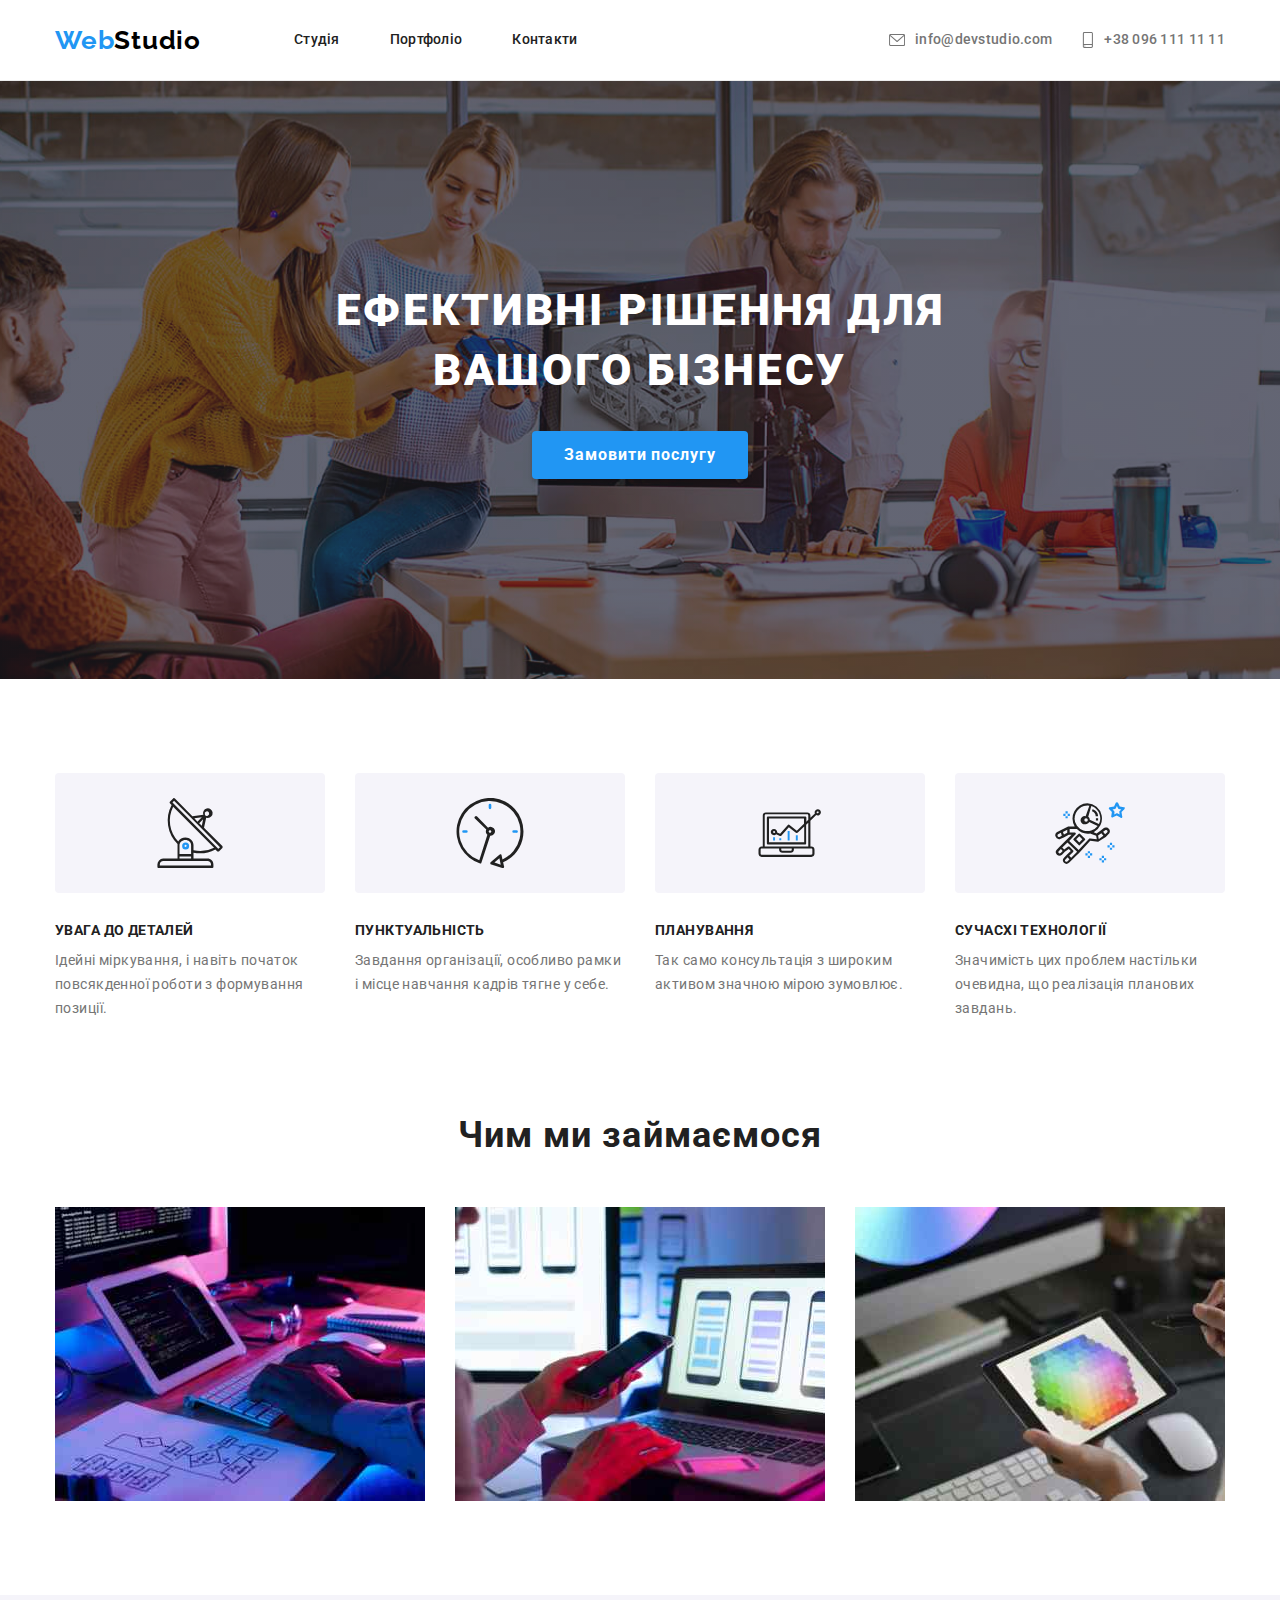
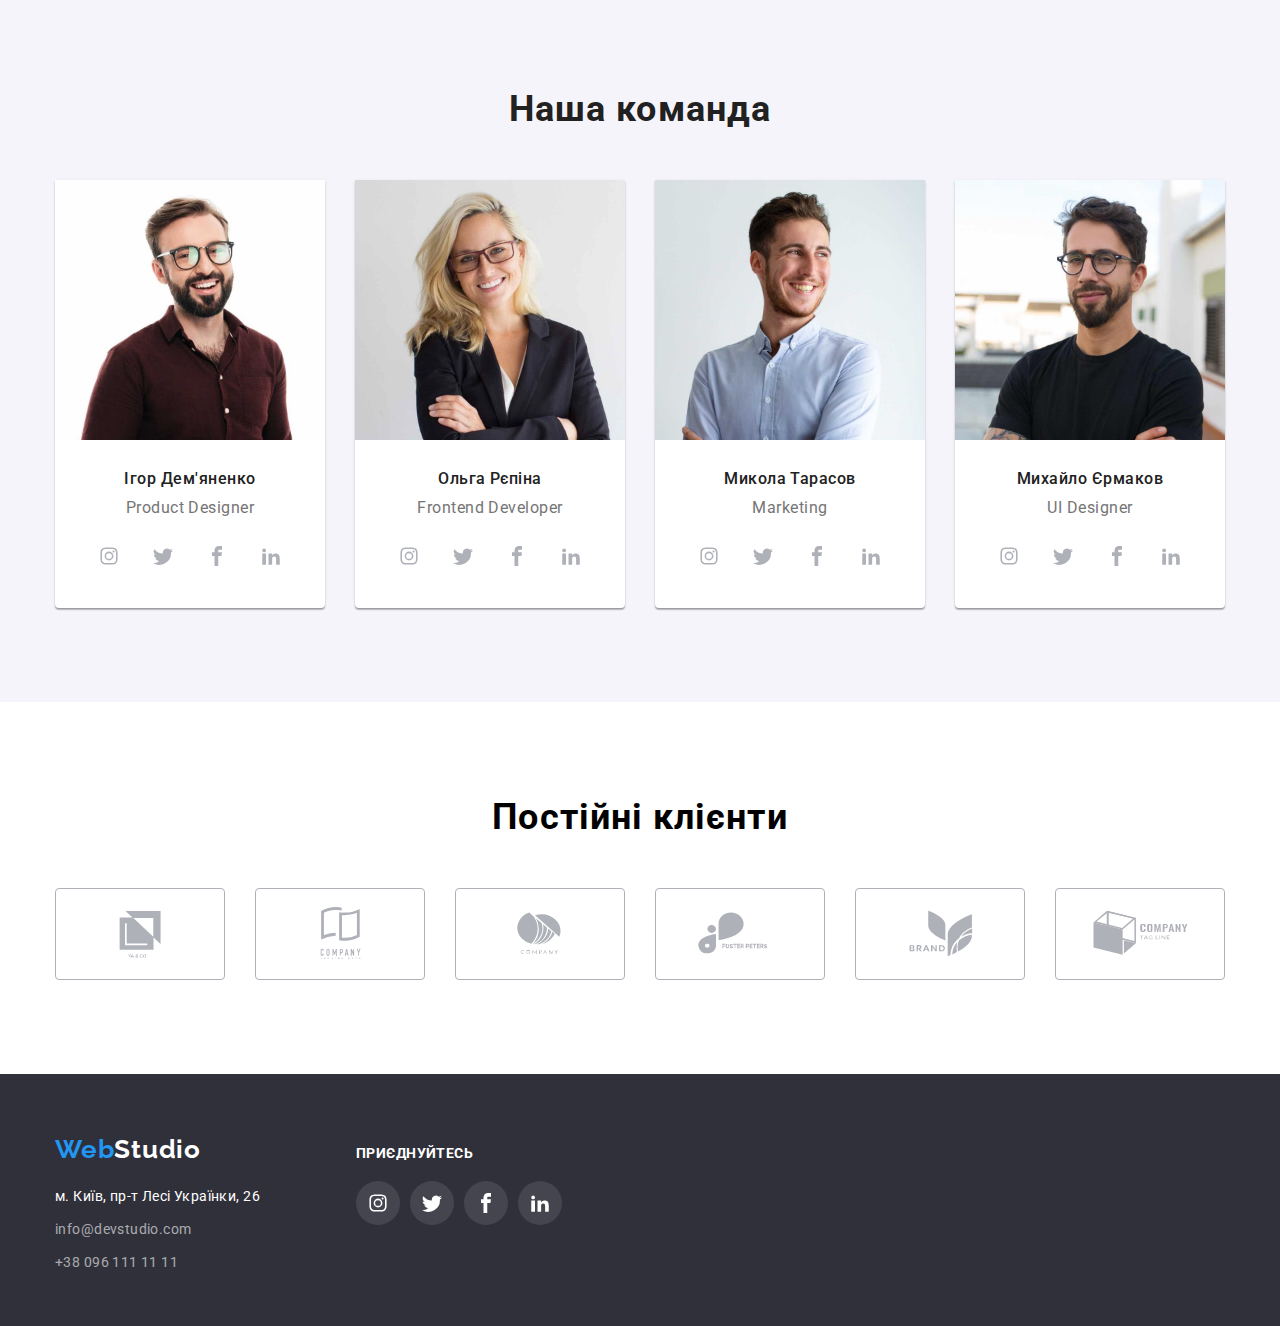
<file: index.html>
<!DOCTYPE html>
<html lang="uk">
  <head>
    <meta charset="UTF-8">
    <meta http-equiv="X-UA-Compatible" content="IE=edge">
    <meta name="viewport" content="width=device-width, initial-scale=1.0">
    <link rel="preconnect" href="https://fonts.googleapis.com">
    <link rel="preconnect" href="https://fonts.gstatic.com" crossorigin>
    <link href="https://fonts.googleapis.com/css2?family=Raleway:wght@700&family=Roboto:wght@400;500;700;900&display=swap"
      rel="stylesheet">
    <link rel="stylesheet" href="https://cdnjs.cloudflare.com/ajax/libs/modern-normalize/1.1.0/modern-normalize.css">
    <link rel="stylesheet" href="./css/styles.css">
    <title>HomeWork1</title>
  </head>
  <body>
    <header class="header">
      <!-- logo -->
      <div class="container header-container">
        <nav class="navigation header-navigation">
          <a href="./index.html" class="navigation-logo-link"><span class="header-span">Web</span>Studio</a>
          <ul class="navigation-list">
            <li class="navigation-item">
              <a href="./index.html" class="navigation-link">Студія</a>
            </li>
            <li class="navigation-item">
              <a href="./potfolio.html" class="navigation-link">Портфоліо</a>
            </li>
            <li class="navigation-item">
              <a href="" class="navigation-link">Контакти</a>
            </li>
          </ul>

        </nav>
          
          <!-- contacts -->
          <ul class="contacts-list">
            <li class="contacts-social-item">
              <a class="contacts-social-link "  href="mailto:info@devstudio.com" >
                <svg class="contacts-social-icon-envelop contacts-social-link">
                  <use href="./img/icons/symbol-defs.svg#icon-envelope  "></use>
                </svg>
                info@devstudio.com
              </a>
            </li>
            <li class="contacts-social-item">
              <a class="contacts-social-link" href="tel:+380961111111">
                <svg class="contacts-social-icon-smartphone contacts-social-link">
                  <use href="./img/icons/symbol-defs.svg#icon-smartphone"></use>
                </svg>
                +38 096 111 11 11
              </a>
            </li>
          </ul>
      </div>

    </header>

    <!-- main -->
    
      <main>
          <section class="services services-img">
            <div class="container">
              <h1 class="services-title">Ефективні рішення для вашого бізнесу</h1>
              <button type="button" class="services-button">Замовити послугу</button>
            </div>
          </section>
        
        <!-- features -->

        <section class="features">
          <div class="container">
            <h2 class="visually-hidden">Ідейні</h2>
            <ul class="features-list">
            <li class="features-item">
              <div class="features-container">
                <svg class="features-social-item features-social-icon">
                  <use href="./img/icons/symbol-defs.svg#icon-Group"></use>
                </svg>
              </div>
              <h3 class="features-title">Увага до деталей</h3>
              <p class="features-text">
                Ідейні міркування, і навіть початок повсякденної роботи з
                формування позиції.
              </p>
            </li>
            <li class="features-item">
              <div class="features-container">
                <svg class="features-social-item features-social-icon">
                  <use href="./img/icons/symbol-defs.svg#icon-clock-1"></use>
                </svg>
              </div>
              <h3 class="features-title">Пунктуальність</h3>
              <p class="features-text">
                Завдання організації, особливо рамки і місце навчання кадрів тягне
                у себе.
              </p>
            </li>
            <li class="features-item">
              <div class="features-container">
                <svg class="features-social-item features-social-icon">
                  <use href="./img/icons/symbol-defs.svg#icon-diagram-1"></use>
                </svg>
              </div>
              <h3 class="features-title">Планування</h3>
              <p class="features-text">
                Так само консультація з широким активом значною мірою зумовлює.
              </p>
            </li>
            <li class="features-item">
              <div class="features-container">
                <svg class="features-social-item features-social-icon">
                  <use href="./img/icons/symbol-defs.svg#icon-astronaut-1"></use>
                </svg>
              </div>
              <h3 class="features-title">Сучасхі технології</h3>
              <p class="features-text">
                Значимість цих проблем настільки очевидна, що реалізація планових
                завдань.
              </p>
            </li>
          </ul>
          </div>
        </section>
  
  
        <!-- whatwedo -->
        <section class="features-second">
          <div class="container features-second-container ">
            <h2 class="second-title">Чим ми займаємося</h2>
            <ul class="features-list-second">
            <li class="features-item-second">
              <img src="./img/img.jpg" alt="займаємося" width="370" height="295">
            </li>
            <li class="features-item-second">
              <img
                src="./img/img-1.jpg" alt="займаємося" width="370" height="295">
            </li>
            <li class="features-item-second">
              <img src="./img/img-2.jpg" alt="займаємося" width="370" height="295">
            </li>
          </ul>
          </div> 
        </section>
        
        
  
        <!-- team -->
        <section class="team">
          <div class="container">
            <h2 class="team-title">Наша команда</h2>
            <ul class="team-list">
            <li class="team-pictures">
              <img src="./img/team.jpg" alt="команда" width="270" height="260">
              <h3 class="team-name">Ігор Дем'яненко</h3>
              <p class="team-position">Product Designer</p>

              <ul class="team-social">
                <li class="team-social-item">
                  <a href="#" class="team-social-link">
                    <svg class="team-social-icon">
                      <use href="./img/icons/symbol-defs.svg#icon-instagram"></use>
                    </svg>
                  </a>
                </li>
                <li class="team-social-item">
                  <a href="#" class="team-social-link">
                    <svg class="team-social-icon">
                      <use href="./img/icons/symbol-defs.svg#icon-twitter"></use>
                    </svg>
                  </a>
                </li>
                <li class="team-social-item">
                  <a href="#" class="team-social-link">
                    <svg class="team-social-icon">
                      <use href="./img/icons/symbol-defs.svg#icon-facebook"></use>
                    </svg>
                  </a>
                </li>
                <li class="team-social-item">
                  <a href="#" class="team-social-link">
                    <svg class="team-social-icon">
                      <use href="./img/icons/symbol-defs.svg#icon-linkedin2"></use>
                    </svg>
                  </a>
                </li>
              </ul>
            
            </li>
            <li class="team-pictures">
              <img src="./img/team-1.jpg" alt="команда" width="270" height="260">
              <h3 class="team-name">Ольга Рєпіна</h3>
              <p class="team-position">Frontend Developer</p>
              <ul class="team-social">
                <li class="team-social-item">
                  <a href="#" class="team-social-link">
                    <svg class="team-social-icon">
                      <use href="./img/icons/symbol-defs.svg#icon-instagram"></use>
                    </svg>
                  </a>
                </li>
                <li class="team-social-item">
                  <a href="#" class="team-social-link">
                    <svg class="team-social-icon">
                      <use href="./img/icons/symbol-defs.svg#icon-twitter"></use>
                    </svg>
                  </a>
                </li>
                <li class="team-social-item">
                  <a href="#" class="team-social-link">
                    <svg class="team-social-icon">
                      <use href="./img/icons/symbol-defs.svg#icon-facebook"></use>
                    </svg>
                  </a>
                </li>
                <li class="team-social-item">
                  <a href="#" class="team-social-link">
                    <svg class="team-social-icon">
                      <use href="./img/icons/symbol-defs.svg#icon-linkedin2"></use>
                    </svg>
                  </a>
                </li>
              </ul>
            </li>
            <li class="team-pictures">
              <img src="./img/team-2.jpg" alt="команда" width="270" height="260">
              <h3 class="team-name">Микола Тарасов</h3>
              <p class="team-position">Marketing</p>
              <ul class="team-social">
                <li class="team-social-item">
                  <a href="#" class="team-social-link">
                    <svg class="team-social-icon">
                      <use href="./img/icons/symbol-defs.svg#icon-instagram"></use>
                    </svg>
                  </a>
                </li>
                <li class="team-social-item">
                  <a href="#" class="team-social-link">
                    <svg class="team-social-icon">
                      <use href="./img/icons/symbol-defs.svg#icon-twitter"></use>
                    </svg>
                  </a>
                </li>
                <li class="team-social-item">
                  <a href="#" class="team-social-link">
                    <svg class="team-social-icon">
                      <use href="./img/icons/symbol-defs.svg#icon-facebook"></use>
                    </svg>
                  </a>
                </li>
                <li class="team-social-item">
                  <a href="#" class="team-social-link">
                    <svg class="team-social-icon">
                      <use href="./img/icons/symbol-defs.svg#icon-linkedin2"></use>
                    </svg>
                  </a>
                </li>
              </ul>
            </li>
            <li class="team-pictures">
              <img src="./img/team-3.jpg" alt="команда" width="270" height="260">
              <h3 class="team-name">Михайло Єрмаков</h3>
              <p class="team-position">UI Designer</p>
              <ul class="team-social">
                <li class="team-social-item">
                  <a href="#" class="team-social-link">
                    <svg class="team-social-icon">
                      <use href="./img/icons/symbol-defs.svg#icon-instagram"></use>
                    </svg>
                  </a>
                </li>
                <li class="team-social-item">
                  <a href="#" class="team-social-link">
                    <svg class="team-social-icon">
                      <use href="./img/icons/symbol-defs.svg#icon-twitter"></use>
                    </svg>
                  </a>
                </li>
                <li class="team-social-item">
                  <a href="#" class="team-social-link">
                    <svg class="team-social-icon">
                      <use href="./img/icons/symbol-defs.svg#icon-facebook"></use>
                    </svg>
                  </a>
                </li>
                <li class="team-social-item">
                  <a href="#" class="team-social-link">
                    <svg class="team-social-icon">
                      <use href="./img/icons/symbol-defs.svg#icon-linkedin2"></use>
                    </svg>
                  </a>
                </li>
              </ul>
            </li>
          </ul>
        </div>
        </section>
      </main>

      <!-- lean-clients -->
      <section class="lean-clients">
        <div class="container lean-clients-container">
          <h2 class="lean-clients-title">Постійні клієнти</h2>
          <ul class="lean-clients-list">
            <li class="lean-clients-item">
              <a href="#" class="lean-clients-link">
                <svg class="lean-clients-social-icon">
                  <use href="./img/icons/symbol-defs.svg#icon-Logo"></use>
                </svg>
              </a>
            </li>
            <li class="lean-clients-item">
              <a href="#" class="lean-clients-link">
                <svg class="lean-clients-social-icon">
                  <use href="./img/icons/symbol-defs.svg#icon-Logo-1"></use>
                </svg>
              </a>
            </li>
            <li class="lean-clients-item">
              <a href="#" class="lean-clients-link">
                <svg class="lean-clients-social-icon">
                  <use href="./img/icons/symbol-defs.svg#icon-Logo-2"></use>
                </svg>
              </a>
            </li>
            <li class="lean-clients-item">
              <a href="#" class="lean-clients-link">
                <svg class="lean-clients-social-icon">
                  <use href="./img/icons/symbol-defs.svg#icon-Logo-3"></use>
                </svg>
              </a>
            </li>
            <li class="lean-clients-item">
              <a href="#" class="lean-clients-link">
                <svg class="lean-clients-social-icon">
                  <use href="./img/icons/symbol-defs.svg#icon-Logo-4"></use>
                </svg>
              </a>
            </li>
            <li class="lean-clients-item">
              <a href="#" class="lean-clients-link">
                <svg class="lean-clients-social-icon">
                  <use href="./img/icons/symbol-defs.svg#icon-Logo-5"></use>
                </svg>
              </a>
            </li>

          </ul>
        </div>

      </section>
    
    
    <!-- contacts-2 -->
    <footer class="footer">
      <div class="container footer-container">
        <div class="contaner-position " > 
          <a href="./index.html" class="footer-logo-link"><span class="footer-span">Web</span>Studio</a>
          <address class="address-first">
            <ul class="footer-contacts-list">
              <li class="footer-items">
                <a href="https://goo.gl/maps/Ecatq6JbWAXeqQZF9" target="_blank" rel="noopener noreffer" class="address">м. Київ, пр-т Лесі Українки, 26</a>
              </li>
              <li class="footer-items">
                <a href="mailto:info@devstudio.com" class="footer-contacts-mail">info@devstudio.com</a>
              </li>
              <li class="footer-items">
                <a href="tel:+380961111111" class="footer-contacts-phone">+38 096 111 11 11</a>
              </li>
            </ul>
          </address>
         </div>
         
         
         <div class="contaner-position">
          <p class="footer-social-title">приєднуйтесь</p>
          <ul class="footer-social">
            <li class="footer-social-item">
              <a href="#" class="footer-social-link">
                <svg class="footer-social-icon">
                  <use href="./img/icons/symbol-defs.svg#icon-instagram"></use>
                </svg>
              </a>
            </li>
            <li class="footer-social-item">
              <a href="#" class="footer-social-link">
                <svg class="footer-social-icon">
                  <use href="./img/icons/symbol-defs.svg#icon-twitter"></use>
                </svg>
              </a>
            </li>
            <li class="footer-social-item">
              <a href="#" class="footer-social-link">
                <svg class="footer-social-icon">
                  <use href="./img/icons/symbol-defs.svg#icon-facebook"></use>
                </svg>
              </a>
            </li>
            <li class="footer-social-item">
              <a href="#" class="footer-social-link">
                <svg class="footer-social-icon">
                  <use href="./img/icons/symbol-defs.svg#icon-linkedin2"></use>
                </svg>
              </a>
            </li>
          </ul>
         </div> 
      </div>
    </footer>
  </body>
</html>
</file>
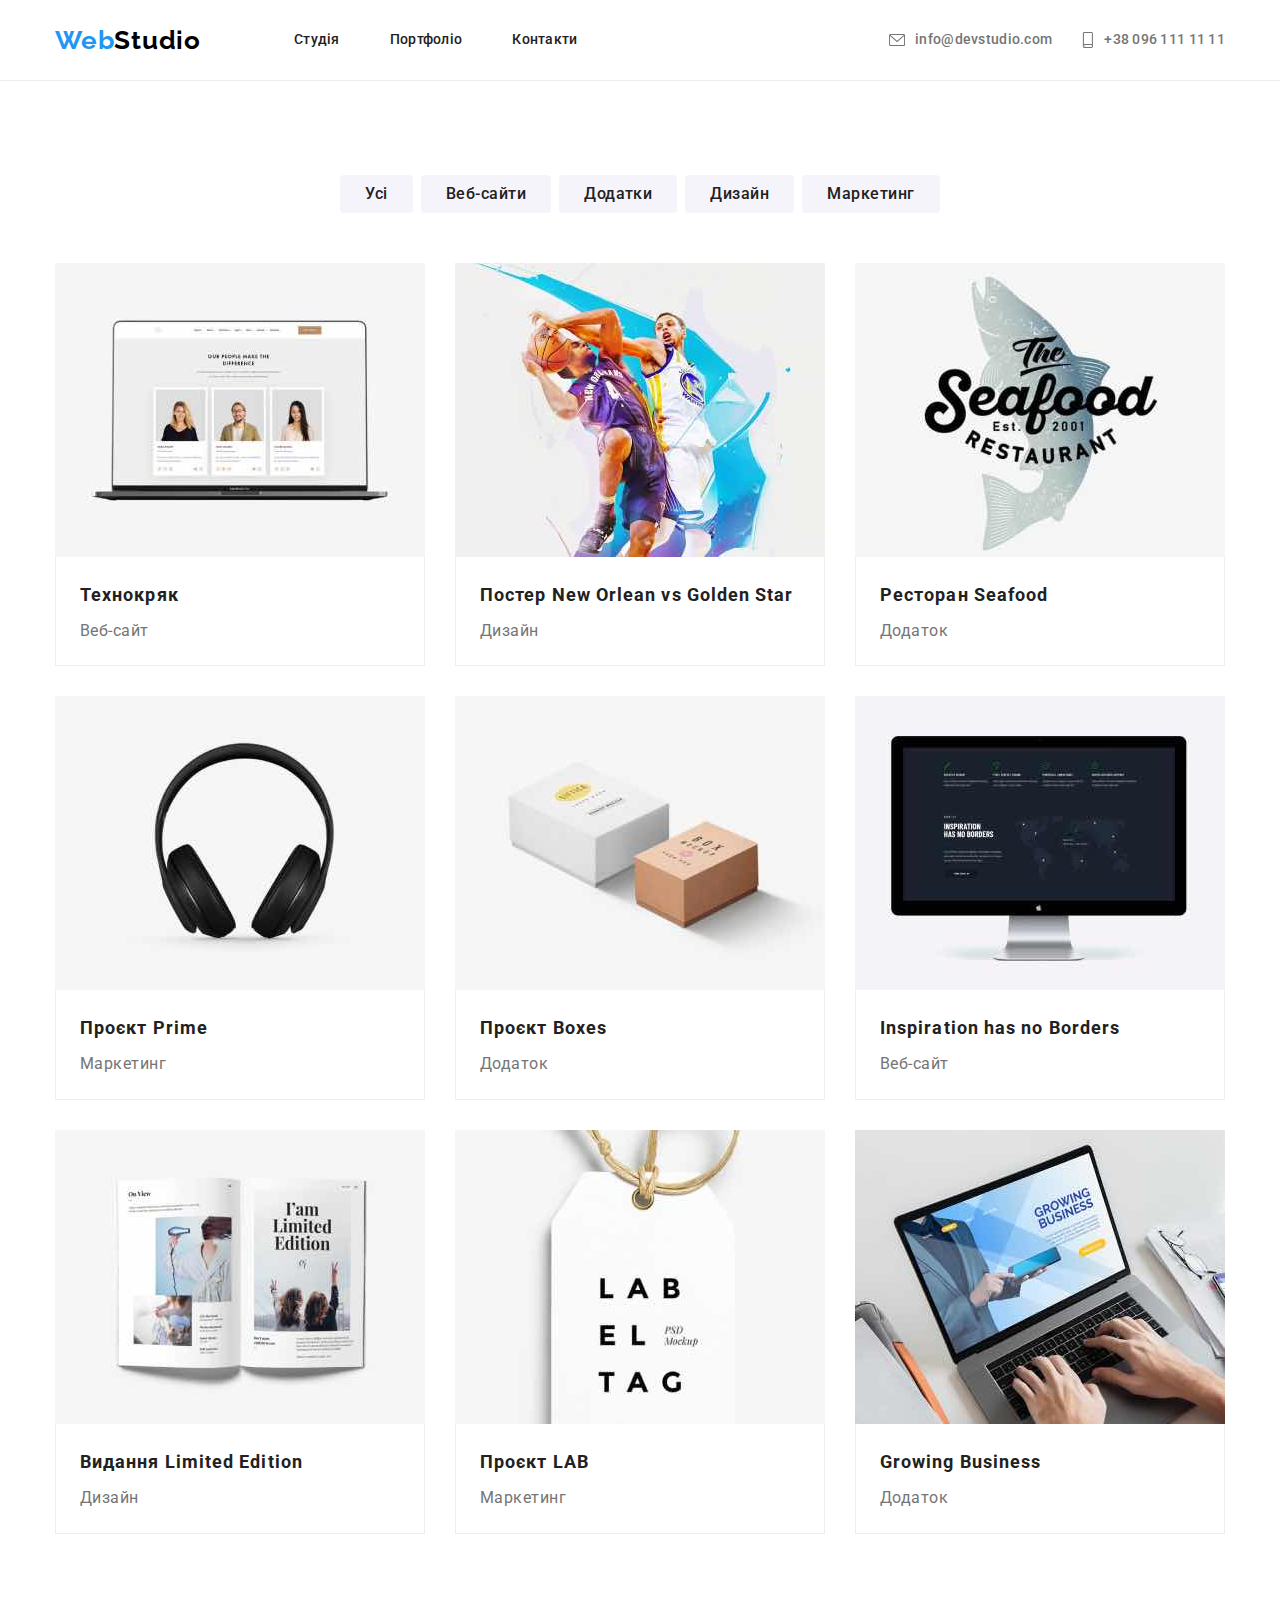
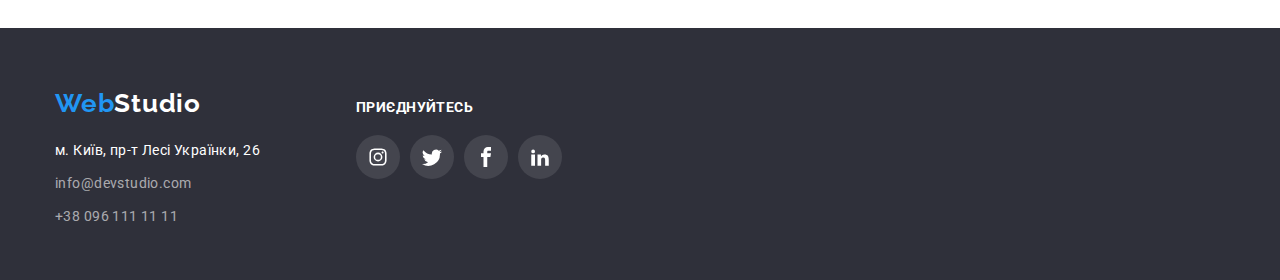
<file: potfolio.html>
<!DOCTYPE html>
<html lang="uk">
  <head>
    <meta charset="UTF-8">
    <meta http-equiv="X-UA-Compatible" content="IE=edge">
    <meta name="viewport" content="width=device-width, initial-scale=1.0">
    <link rel="preconnect" href="https://fonts.googleapis.com"> 
    <link rel="preconnect" href="https://fonts.gstatic.com" crossorigin> 
    <link rel="stylesheet" href="https://cdnjs.cloudflare.com/ajax/libs/modern-normalize/1.1.0/modern-normalize.css">
    <link href="https://fonts.googleapis.com/css2?family=Raleway:wght@700&family=Roboto:wght@400;500;700;900&display=swap" rel="stylesheet">
    <link rel="stylesheet" href="./css/styles.css">
    <title>HomeWork1</title>
  </head>

  <body>
    <header class="header">
      <!-- logo -->
      <div class="container header-container">
        <nav class="navigation header-navigation">
          <a href="./index.html" class="navigation-logo-link"><span class="header-span">Web</span>Studio</a>
          <ul class="navigation-list">
            <li class="navigation-item">
              <a href="./index.html" class="navigation-link">Студія</a>
            </li>
            <li class="navigation-item">
              <a href="./potfolio.html" class="navigation-link">Портфоліо</a>
            </li>
            <li class="navigation-item">
              <a href="" class="navigation-link">Контакти</a>
            </li>
          </ul>

        </nav>
          
          <!-- contacts -->
          <ul class="contacts-list">
            <li class="contacts-social-item">
              <a class="contacts-social-link "  href="mailto:info@devstudio.com" >
                <svg class="contacts-social-icon-envelop contacts-social-link">
                  <use href="./img/icons/symbol-defs.svg#icon-envelope  "></use>
                </svg>
                info@devstudio.com
              </a>
            </li>
            <li class="contacts-social-item">
              <a class="contacts-social-link" href="tel:+380961111111">
                <svg class="contacts-social-icon-smartphone contacts-social-link">
                  <use href="./img/icons/symbol-defs.svg#icon-smartphone"></use>
                </svg>
                +38 096 111 11 11
              </a>
            </li>
          </ul>
      </div>

    </header>


    <!-- portfolio -->
    <section class="portfolio">
      <div class="container">
        <ul class="portfolio-list">
          <li class="portfolio-item">
            <button type="button" class="portfolio-button-press">Усі</button>
          </li>
          <li class="portfolio-item">
            <button type="button" class="portfolio-button-press">Веб-сайти</button>
          </li>
          <li class="portfolio-item">
            <button type="button" class="portfolio-button-press">Додатки</button>
          </li>
          <li class="portfolio-item">
            <button type="button" class="portfolio-button-press">Дизайн</button>
          </li>
          <li class="portfolio-item">
            <button type="button" class="portfolio-button-press">Маркетинг</button>
          </li>
        </ul>

        <ul class="portfolio-pictures-list">
          <li class="portfolio-background">
            <img src="./portfolio-img/img.jpg" alt="зображення" width="370" height="295">
            <div class="portfolio-title-text">
              <h2 class="portfolio-title">Технокряк</h2>
              <p class="portfolio-text">Веб-сайт</p>
            </div>
          </li>
          <li class="portfolio-background">
            <img src="./portfolio-img/img-1.jpg" alt="зображення" width="370" height="295">
            <div class="portfolio-title-text">
              <h2 class="portfolio-title">Постер New Orlean vs Golden Star</h2>
              <p class="portfolio-text">Дизайн</p>
            </div>
          </li>
          <li class="portfolio-background">
            <img src="./portfolio-img/img-2.jpg" alt="зображення" width="370" height="295">
            <div class="portfolio-title-text">
              <h2 class="portfolio-title">Ресторан Seafood</h2>
              <p class="portfolio-text">Додаток</p>
            </div>
          </li>
          <li class="portfolio-background">
            <img src="./portfolio-img/img-3.jpg" alt="зображення" width="370" height="295">
            <div class="portfolio-title-text">
              <h2 class="portfolio-title">Проєкт Prime</h2>
              <p class="portfolio-text">Маркетинг</p>
            </div>
          </li>
          <li class="portfolio-background">
            <img src="./portfolio-img/img-4.jpg" alt="зображення" width="370" height="295">
            <div class="portfolio-title-text">
              <h2 class="portfolio-title">Проєкт Boxes</h2>
              <p class="portfolio-text">Додаток</p>
            </div>
          </li>
          <li class="portfolio-background">
            <img src="./portfolio-img/img-5.jpg" alt="зображення" width="370" height="295">
            <div class="portfolio-title-text">
              <h2 class="portfolio-title">Inspiration has no Borders</h2>
              <p class="portfolio-text">Веб-сайт</p>
            </div>
          </li>
          <li class="portfolio-background">
            <img src="./portfolio-img/img-6.jpg" alt="зображення" width="370" height="295">
            <div class="portfolio-title-text">
              <h2 class="portfolio-title">Видання Limited Edition</h2>
              <p class="portfolio-text">Дизайн</p>
            </div>
          </li>
          <li class="portfolio-background">
            <img src="./portfolio-img/img-7.jpg" alt="зображення" width="370" height="295">
            <div class="portfolio-title-text">
              <h2 class="portfolio-title">Проєкт LAB</h2>
              <p class="portfolio-text">Маркетинг</p>
            </div>
          </li>
          <li class="portfolio-background">
            <img src="./portfolio-img/img-8.jpg" alt="зображення" width="370" height="295">
            <div class="portfolio-title-text">
              <h2 class="portfolio-title">Growing Business</h2>
              <p class="portfolio-text">Додаток</p>
            </div>
          </li>
        </ul>
      
      </div>
    </section>
   

     <!-- contacts-2 -->

     <footer class="footer">
      <div class="container footer-container">
        <div class="contaner-position " > 
          <a href="./index.html" class="footer-logo-link"><span class="footer-span">Web</span>Studio</a>
          <address class="address-first">
            <ul class="footer-contacts-list">
              <li class="footer-items">
                <a href="https://goo.gl/maps/Ecatq6JbWAXeqQZF9" target="_blank" rel="noopener noreffer" class="address">м. Київ, пр-т Лесі Українки, 26</a>
              </li>
              <li class="footer-items">
                <a href="mailto:info@devstudio.com" class="footer-contacts-mail">info@devstudio.com</a>
              </li>
              <li class="footer-items">
                <a href="tel:+380961111111" class="footer-contacts-phone">+38 096 111 11 11</a>
              </li>
            </ul>
          </address>
         </div>
         
         
         <div class="contaner-position">
          <p class="footer-social-title">приєднуйтесь</p>
          <ul class="footer-social">
            <li class="footer-social-item">
              <a href="#" class="footer-social-link">
                <svg class="footer-social-icon">
                  <use href="./img/icons/symbol-defs.svg#icon-instagram"></use>
                </svg>
              </a>
            </li>
            <li class="footer-social-item">
              <a href="#" class="footer-social-link">
                <svg class="footer-social-icon">
                  <use href="./img/icons/symbol-defs.svg#icon-twitter"></use>
                </svg>
              </a>
            </li>
            <li class="footer-social-item">
              <a href="#" class="footer-social-link">
                <svg class="footer-social-icon">
                  <use href="./img/icons/symbol-defs.svg#icon-facebook"></use>
                </svg>
              </a>
            </li>
            <li class="footer-social-item">
              <a href="#" class="footer-social-link">
                <svg class="footer-social-icon">
                  <use href="./img/icons/symbol-defs.svg#icon-linkedin2"></use>
                </svg>
              </a>
            </li>
          </ul>
         </div> 
      </div>
    </footer>
            

  </body>
</html>
</file>
<file: css/styles.css>
:root {
  --blue: #2196f3;
  --dark: #212121;
  --white: #ffffff;
  --broun: #757575;
  --black: #000000;
}

h1,
h2,
h3,
p,
ul,
ol {
  margin: 0;
  padding: 0;
}

body {
  font-family: "Raleway", "Roboto", sans-serif;
}

.header {
  background: var(--white);
  border-bottom: 1px solid #ececec;
}

img {
  display: block;
  max-width: 100%;
  height: auto;
}

.header-span,
.footer-span {
  color: var(--blue);
}

.visually-hidden {
  position: absolute;
  white-space: nowrap;
  width: 1px;
  height: 1px;
  overflow: hidden;
  border: 0;
  padding: 0;
  clip: rect(0 0 0 0);
  clip-path: inset(50%);
  margin: -1px;
}

.container {
  margin-left: auto;
  margin-right: auto;
  width: 1200px;
  padding-left: 15px;
  padding-right: 15px;
}

/* header */

.header-container {
  display: flex;
  align-items: center;
}

.header-navigation {
  display: flex;
  align-items: center;
}

.navigation {
  margin-right: auto;
}

.navigation-list {
  padding-left: 0;
  gap: 50px;
  /* padding: 32px; */
}

.navigation-list {
  list-style-type: none;
  display: flex;
  align-items: center;
  margin: 0;
}

.navigation-link:focus {
  color: var(--blue);
}

.navigation-link:hover {
  color: var(--blue);
}

.navigation-link {
  display: block;
  font-family: "Roboto", sans-serif;
  text-decoration: none;
  font-weight: 500;
  font-size: 14px;
  line-height: 1.14;
  letter-spacing: 0.02em;
  color: var(--dark);
  padding-top: 32px;
  padding-bottom: 32px;
}

.navigation-logo-link {
  font-family: "Raleway";
  text-decoration: none;
  font-weight: 700;
  font-size: 26px;
  line-height: 2;
  letter-spacing: 0.03em;
  color: var(--black);
  margin-right: 93px;
}
.navigation-item {
  /* display: flex;
  margin-left: auto;
  width: 16px;
  height: 12px; */
  /* margin-right: 30px; */
  list-style: none;
}
/* .navigation-item:not(:last-child) {
  margin-right: 30px;
} */

/* contacts */
.container-contacts {
  display: flex;
  align-items: center;
  justify-content: center;
}
.contacts-list {
  display: flex;
  align-items: center;
  justify-content: center;
}

.contacts-social-link {
  font-family: "Roboto", sans-serif;
  text-decoration: none;
  font-weight: 500;
  font-size: 14px;
  line-height: 1.14;
  letter-spacing: 0.02em;
  color: var(--broun);
  list-style-type: none;
  display: flex;
  align-items: center;
}

.contacts-item {
  list-style: none;
}
.contacts-social-item:not(:last-child) {
  margin-right: 30px;
}
/* .cocontacts-item:not(:last-child) {
  margin-right: 10px;
} */

.contacts-link:hover {
  color: var(--blue);
}

.contacts-link {
  font-family: "Roboto", sans-serif;
  text-decoration: none;
  font-weight: 500;
  font-size: 14px;
  line-height: 1.14;
  letter-spacing: 0.02em;
  color: var(--broun);
}

.contacts-socials-list {
  display: flex;
}
.contacts-list {
}
.contacts-social-item {
  list-style-type: none;
  text-decoration: none;
  gap: 30px;
}
.contacts-socials-list-first:not(:last-child) {
  margin-right: 30px;
}

.contacts-social-icon-envelop {
  margin-right: 10px;
  fill: var(--broun);
  width: 16px;
  height: 12px;
}

.contacts-social-icon-smartphone {
  fill: var(--broun);
  width: 12px;
  height: 16px;
  margin-right: 10px;
}

.contacts-social-item:hover .contacts-social-link {
  fill: var(--blue);
  color: var(--blue);
}


.contacts-social-link:focus {
  color: #188ce8;
  
}

.contacts-social-link:focus .contacts-social-icon-envelop  {
  color: #188ce8;
  fill: var(--blue);
}
.contacts-social-link:focus .contacts-social-icon-smartphone {
  color: #188ce8;
  fill: var(--blue);
} 

/* main */
/* services */

.services {
  padding-top: 200px;
  padding-bottom: 200px;
  background: #2f303a;
  background-image: linear-gradient(rgba(47, 48, 58, 0.4), rgba(47, 48, 58, 0.4)), url(./../img/main.png);
  background-color: #c4c4c4;
  background-position: center;
  background-repeat: no-repeat;
  


}
.services-img {


}

.services-container {
  /* margin-left: auto;
  margin-right: auto; */
}

.services-title {
  font-family: "Roboto", sans-serif;
  font-weight: 900;
  font-size: 44px;
  line-height: 1.36;
  text-align: center;
  letter-spacing: 0.06em;
  text-transform: uppercase;
  color: var(--white);
  max-width: 696px;
  margin: 0 auto;
  margin-bottom: 30px;
}

.services-button {
  font-family: "Roboto", sans-serif;
  font-weight: 700;
  font-size: 16px;
  line-height: 1.8;
  display: flex;
  align-items: center;
  text-align: center;
  letter-spacing: 0.06em;
  color: var(--white);
  background-color: var(--blue);
  box-shadow: 0px 4px 4px rgba(0, 0, 0, 0.15);
  border-radius: 4px;
  margin: 0 auto;
  border: none;
  padding: 10px 32px;
}

.services-button:hover {
  background: #188ce8;
}

.services-button:focus {
  background: #188ce8;
  /* box-shadow: 0px 4px 4px rgba(0, 0, 0, 0.15);
  border-radius: 4px; */
}

/* features */
.features {
  padding-top: 94px;
  padding-bottom: 94px;
}

.features-list {
  display: flex;
  list-style-type: none;
  gap: 30px;
}

.features-second {
  padding-bottom: 94px;
}

.features-list-second {
  display: flex;
  align-items: flex-start;
  list-style-type: none;
}

.features-second-container {
  /* text-align: center; */
}

.features-item-second {
  /* display: flex; */
}

.features-item {
  flex-basis: calc((100%-90px) / 4);
}

.features-item-second:not(:last-child) {
  margin-right: 30px;
}

.features {
  background: var(--white);
}

.features-title {
  display: block;
  margin-bottom: 10px;
  font-family: "Roboto", sans-serif;
  font-weight: 700;
  font-size: 14px;
  line-height: 1.14;
  letter-spacing: 0.03em;
  text-transform: uppercase;
  color: var(--dark);
}

.features-text {
  font-family: "Roboto", sans-serif;
  font-size: 14px;
  line-height: 1.7;
  letter-spacing: 0.03em;
  color: var(--broun);
}

.second-title {
  margin-bottom: 50px;
  font-family: "Roboto", sans-serif;
  font-weight: 700;
  font-size: 36px;
  line-height: 1.16;
  text-align: center;
  letter-spacing: 0.03em;
  color: var(--dark);
}

.features-social-icon {
  width: 70px;
  height: 70px;
  fill: #f5f4fa;
  padding: 25px 100px;
}
.features-social-item {
  width: 270px;
  height: 120px;
  left: 215px;
  top: 774px;
  justify-content: center;
  background: #f5f4fa;
  border-radius: 4px;
}
.features-social-item:not(:last-child) {
  margin-right: 30px;
}

.features-container {
  display: flex;
  margin-bottom: 30px;
  align-items: center;
}

/* team */

.team {
  background: #f5f4fa;
  padding-top: 94px;
  padding-bottom: 94px;
}

.team-list {
  display: flex;
  list-style-type: none;
}

.team-title {
  margin-bottom: 50px;
  font-family: "Roboto", sans-serif;
  font-weight: 700;
  font-size: 36px;
  line-height: 1.16;
  text-align: center;
  letter-spacing: 0.03em;
  color: var(--dark);
}

.team-pictures {
  background: var(--white);
  box-shadow: 0px 1px 3px rgba(0, 0, 0, 0.12), 0px 1px 1px rgba(0, 0, 0, 0.14),
    0px 2px 1px rgba(0, 0, 0, 0.2);
  border-radius: 0px 0px 4px 4px;
}

.team-pictures:not(:last-child) {
  margin-right: 30px;
}

.team-name {
  font-family: "Roboto", sans-serif;
  font-weight: 500;
  font-size: 16px;
  line-height: 1.18;
  text-align: center;
  letter-spacing: 0.03em;
  color: var(--dark);
  margin-top: 30px;
  margin-bottom: 10px;
}

.team-position {
  font-family: "Roboto", sans-serif;
  font-size: 16px;
  line-height: 1.18;
  text-align: center;
  letter-spacing: 0.03em;
  color: var(--broun);
  margin-bottom: 16px;
}

.team-social {
  display: flex;
  justify-content: center;
  list-style-type: none;
  gap: 10px;
  padding-bottom: 30px;
}

.team-social-item {
  width: 44px;
  height: 44px;
}

.team-social-link {
  display: flex;
  justify-content: center;
  align-items: center;
  width: 100%;
  height: 100%;
  background-color: var(--white);
  border-radius: 50%;
}
.team-social-link:focus {
  background-color: var(--blue);

}
.team-social-link:focus .team-social-icon {
  fill: var(--white);
}


.team-social-link:hover {
  background-color: var(--blue);
}

.team-social-link:hover .team-social-icon {
  fill: var(--white);
}

.team-social-icon {
  width: 20px;
  height: 20px;

  fill: #afb1b8;
}

/* <!-- lean-clients --> */

.lean-clients {
  padding-top: 94px;
  padding-bottom: 94px;
}

.lean-clients-title {
  font-family: "Roboto", sans-serif;
  font-style: normal;
  font-weight: 700;
  font-size: 36px;
  line-height: 42px;
  text-align: center;
  letter-spacing: 0.03em;
  margin-bottom: 50px;
}

.lean-clients-list {
  display: flex;
  justify-content: center;
  list-style-type: none;
}

.lean-clients-item:not(:last-child) {
  margin-right: 30px;
}
.lean-clients-link{
  display: flex;
  align-items: center;
  justify-content: center;
  

  width: 170px;
  height: 92px;
  left: 215px;
  top: 2490px;


  border: 1px solid #afb1b8;
  border-radius: 4px;
  cursor: pointer;
  fill: #afb1b8;


}

.lean-clients-social-icon {
  color: var(--broun);
  width: 106px;
  height: 60px;
 
  fill: #afb1b8;
 
}


.lean-clients-link:hover {
  fill: var(--blue);
  border-color: var(--blue);
}

.lean-clients-link:hover .lean-clients-social-icon{
  fill: var(--blue);
  border-color: var(--blue);  
}
.lean-clients-link:focus {
  border-color: var(--blue); 
}
.lean-clients-link:focus .lean-clients-social-icon {
  fill: var(--blue);
  border-color: var(--blue); 
}


/* footer */

.footer {
  background: #2f303a;
  padding-top: 60px;
  padding-bottom: 60px;
}

.footer-container {
  display: flex;
  justify-content: flex-start;
  align-items: baseline;
 
}

.footer-items:not(:last-child) {
  margin-bottom: 9px;
}

.footer-logo-item {
  text-decoration: none;
  list-style-type: none;
}

.contaner-position:not(:last-child) {
  margin-right: 70px;
}

.footer-logo-link {
  font-family: "Raleway";
  font-style: normal;
  text-decoration: none;
  font-weight: 700;

  font-size: 26px;
  line-height: 31px;
  /* identical to box height */

  letter-spacing: 0.03em;
  color: var(--white);
}
.address-first {
  margin-top: 20px;
  width: 231px;
  height: 81px;
}

.footer-contacts-list {
  list-style-type: none;
}

.address {
  font-family: "Roboto", sans-serif;
  font-style: normal;
  font-size: 14px;
  line-height: 1.7;
  letter-spacing: 0.03em;
  color: var(--white);
  text-decoration: none;
}

.footer-contacts-mail,
.footer-contacts-phone {
  font-family: "Roboto", sans-serif;
  font-style: normal;
  font-size: 14px;
  line-height: 1.7;
  letter-spacing: 0.03em;
  text-decoration: none;
  color: rgba(255, 255, 255, 0.6);
}

.footer-social {
}

.footer-social-svg-item {
  text-decoration: none;
  list-style-type: none;
}

.footer-social-title {
  margin-bottom: 20px;
  color: var(--white);
  font-family: "Roboto", sans-serif;
  font-style: normal;
  font-weight: 700;
  font-size: 14px;
  line-height: 16px;
  letter-spacing: 0.03em;
  text-transform: uppercase;
}
.footer-social {
  display: flex;
  justify-content: center;
  list-style-type: none;
  gap: 10px;
}

.footer-social-item {
  width: 44px;
  height: 44px;
}

.footer-social-link {
  display: flex;
  justify-content: center;
  align-items: center;
  width: 100%;
  height: 100%;
  background-color: rgba(255, 255, 255, 0.1);
  border-radius: 50%;
}

.footer-social-link:hover {
  background-color: var(--blue);
}

.footer-social-link:hover .footer-social-icon {
  fill: var(--white);
}

.footer-social-icon {
  width: 20px;
  height: 20px;

  fill: var(--white);
}


.footer-social-link:focus {
  background-color: var(--blue);

}
.footer-social-link:focus .footer-social-icon {
  fill: var(--white);
}



/* portfolio */

.portfolio {
  background: var(--white);
  padding-top: 94px;
  padding-bottom: 94px;
}

.portfolio-list {
  display: flex;
  list-style-type: none;
  justify-content: center;
  margin-bottom: 50px;
}
.portfolio-title-text {
  padding: 20px 24px;
  background: #ffffff;
  border: 1px solid #eeeeee;
  border-top: none;
}

.portfolio-item:not(:last-child) {
  margin-right: 8px;
}

.header-portfolio-container {
  padding-bottom: 94px;
}

.portfolio-button-press {
  padding: 6px 25px;
  font-family: "Roboto", sans-serif;
  font-weight: 500;
  font-size: 16px;
  line-height: 1.6;
  text-align: center;
  letter-spacing: 0.03em;
  color: var(--dark);
  background: #f5f4fa;
  border-radius: 4px;
  border: none;
}

.portfolio-button-press:focus {
  background: var(--blue);
  color: var(--white);
}

.portfolio-button-press:hover {
  background-color: var(--blue);
  color: var(--white);
}

.services-button,
.portfolio-button-press {
  cursor: pointer;
}

.portfolio-pictures-container {
  display: flex;
}

.portfolio-pictures-list {
  display: flex;
  flex-wrap: wrap;
  list-style-type: none;
}

.portfolio-title {
  font-family: "Roboto", sans-serif;
  font-weight: 700;
  font-size: 18px;
  line-height: 2;
  letter-spacing: 0.06em;
  color: var(--dark);
  margin-bottom: 4px;
}
.portfolio-text {
  font-family: "Roboto", sans-serif;
  font-size: 16px;
  line-height: 1.8;
  letter-spacing: 0.03em;
  color: var(--broun);
}

.portfolio-background {
  margin-right: 30px;
  margin-bottom: 30px;
  background: var(--white);
}
.portfolio-background:hover {
  box-shadow: 0px 1px 1px rgba(0, 0, 0, 0.12), 0px 4px 4px rgba(0, 0, 0, 0.06),
    1px 4px 6px rgba(0, 0, 0, 0.16);
}

.portfolio-background:nth-child(3n) {
  margin-right: 0;
}

.portfolio-background:nth-last-child(-n + 3) {
  margin-bottom: 0;
}

.contacts-link:focus,
.footer-contacts-mail:focus,
.footer-contacts-phone:focus,
.adress:focus {
  color: var(--blue);
}
</file>
